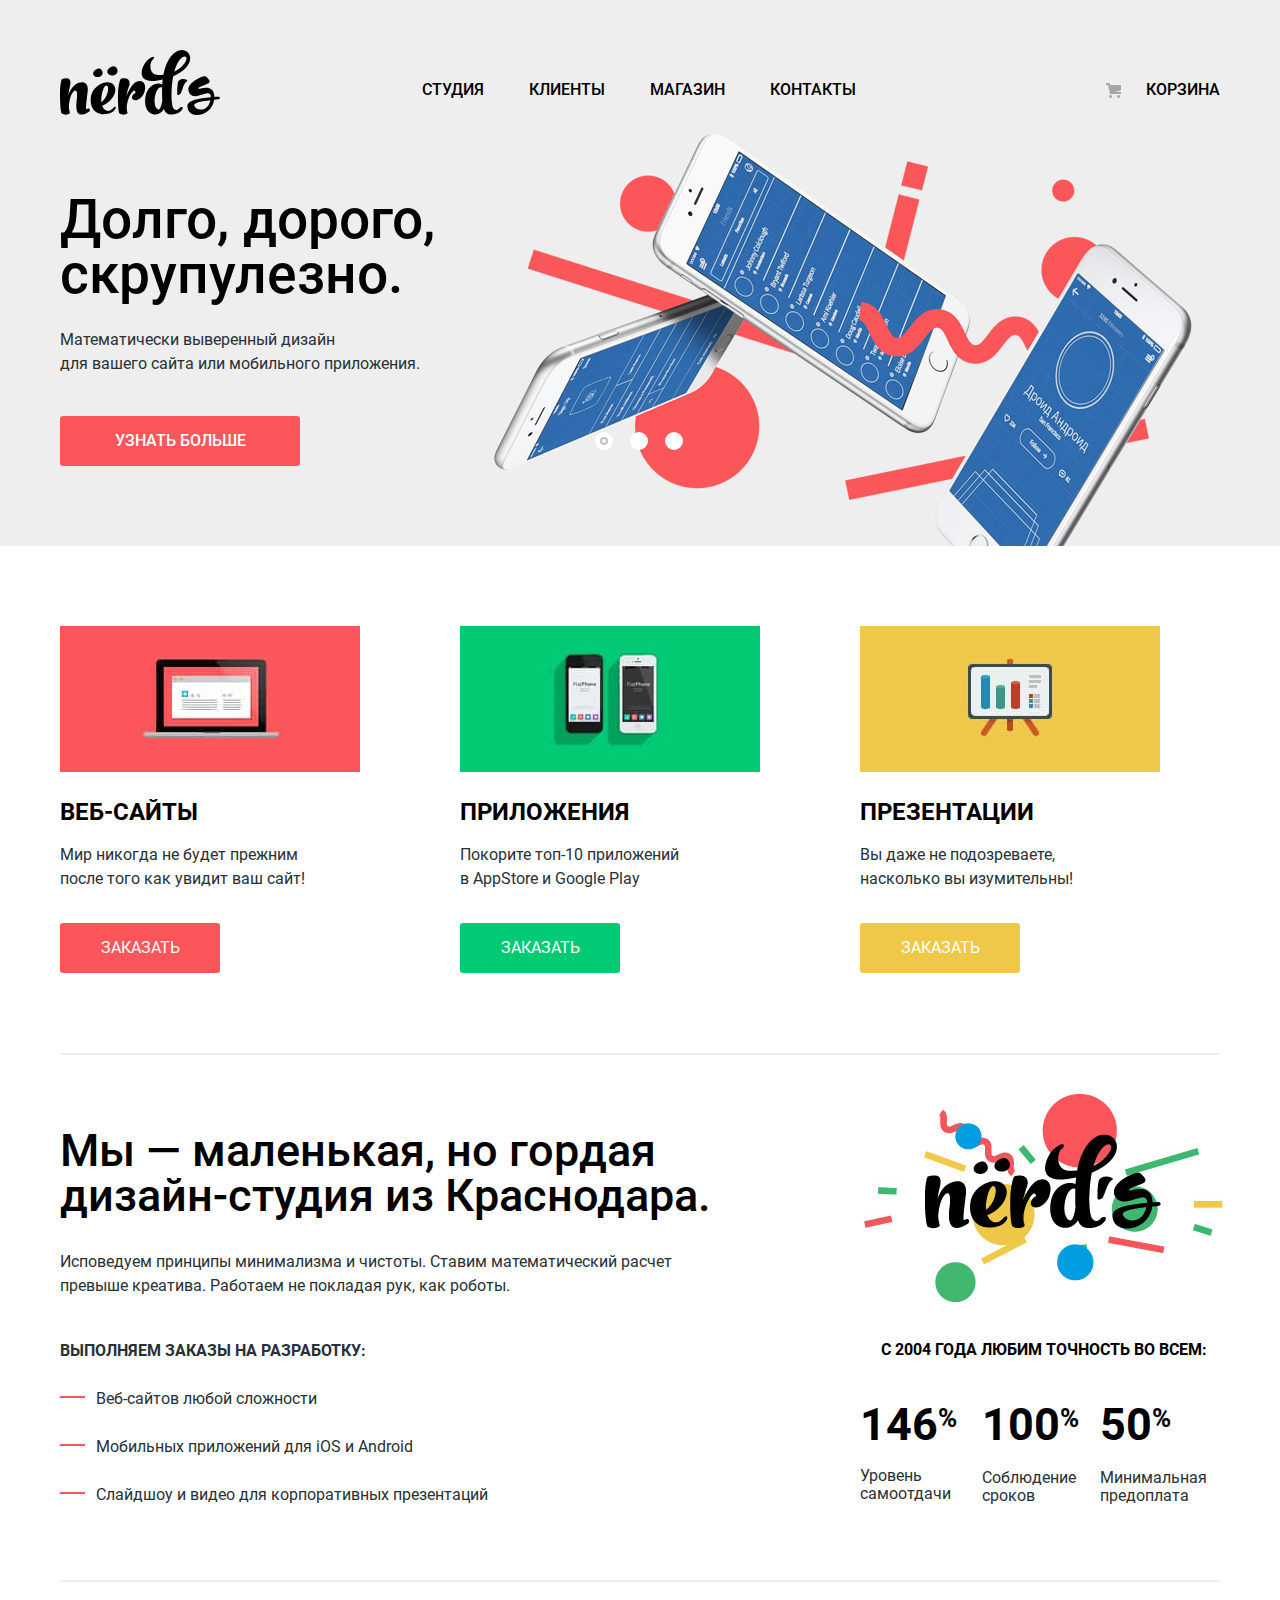
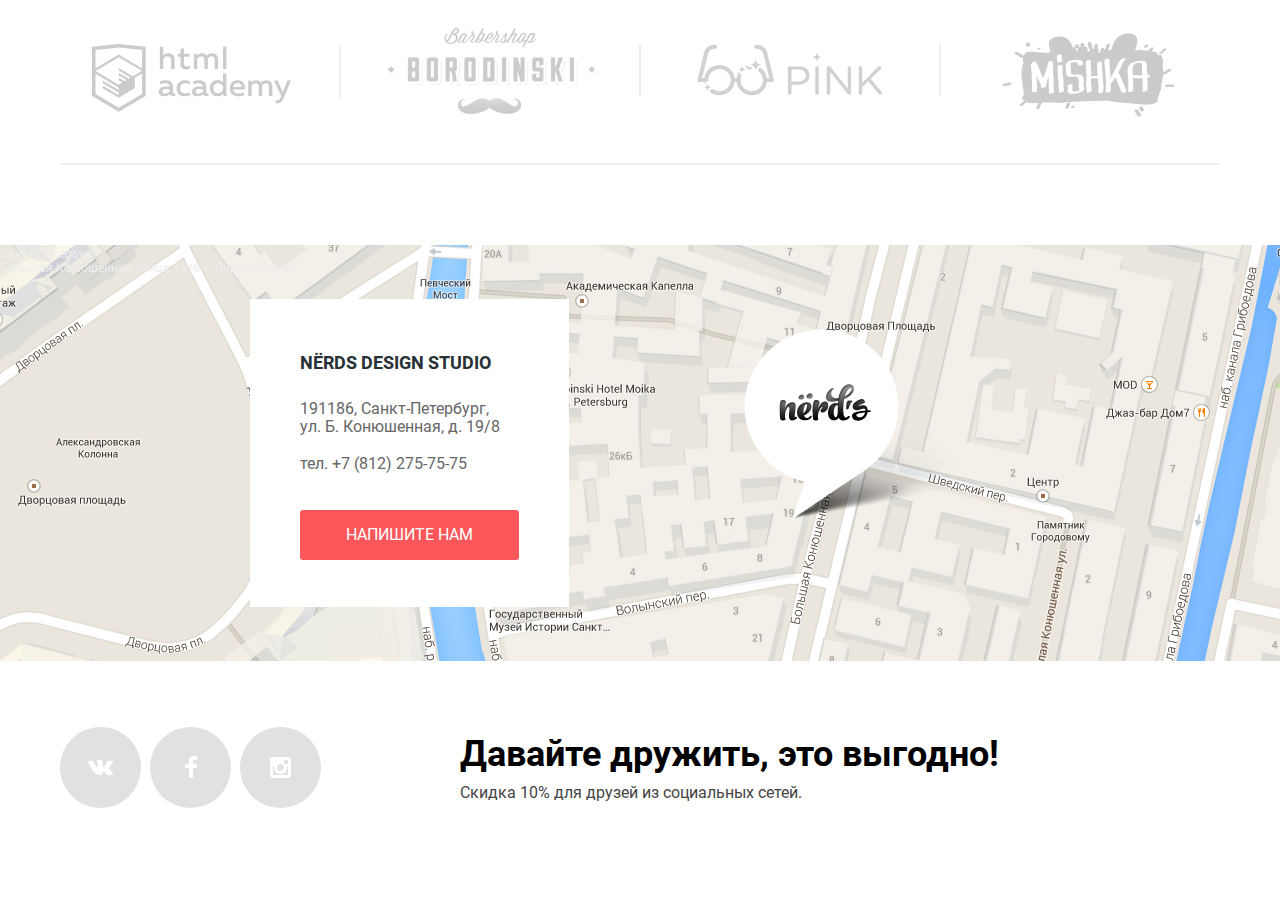
<file: index.html>
<!DOCTYPE html>
<html class="page" lang="ru">
  <head>
    <meta charset="utf-8">
    <title>HTML Academy: Нёрдс</title>
    <link rel="icon" href="favicon.ico">
    <link rel="icon" href="img/favicon/icon.svg" type="image/svg+xml">
    <link rel="apple-touch-icon" href="img/favicon/apple.png">
    <link rel="manifest" href="manifest.webmanifest">
    <link href="css/normalize.css" rel="stylesheet">
    <link href="css/style.min.css" rel="stylesheet">
  </head>
  <body class="page-body">
    <header class="main-header">
      <nav class="main-navigation wrapper header-pusher">
        <a class="main-logo">
          <img src="img/nerds-logo.svg" width="160" height="65" alt="Логотип">
        </a>
        <ul class="navigation-list">
          <li class="pusher">
            <a class="nav-item" href="#">Студия</a>
          </li>
          <li class="pusher">
            <a class="nav-item" href="#">Клиенты</a>
          </li>
          <li class="pusher">
            <a class="nav-item" href="catalog.html">Магазин</a>
          </li>
          <li class="pusher">
            <a class="nav-item" href="#">Контакты</a>
          </li>
        </ul>
        <a class="basket-link" href="#">Корзина</a>
      </nav>
    </header>
    <main>
      <h1 class="visually-hidden">NЁRDS DESIGN STUDIO</h1>
      <section class="sliders-block">
        <div class="wrapper first-wrapper">
          <h2 class=visually-hidden>Наши преимущества</h2>
          <div class="slider first-slide">
            <p class="slider-title">
              <strong class="strong">Долго, дорого, скрупулезно.</strong>
            </p>
            <p class="slider-text">Математически выверенный дизайн для&nbsp;вашего&nbsp;сайта или мобильного приложения.</p>
            <a class="button button-slider" href="#">Узнать больше</a>
          </div>
          <div class="slider second-slide element-hidden ">
            <p class="slider-title">
              <strong class="strong">Любим математику как&nbsp;никто другой</strong>
            </p>
            <p class="slider-text">Никакого креатива, только математические формулы для&nbsp;расчета идеальных пропорций</p>
            <a class="button button-slider" href="#">Узнать больше</a>
          </div>
          <div class="slider third-slide element-hidden ">
            <p class="slider-title">
              <strong class="strong">Только ночь, только&nbsp;хардкор</strong>
            </p>
            <p class="slider-text">Работать днем, как все? Мы против этого. Ближе&nbsp;к&nbsp;полуночи работа только начинается.</p>
            <a class="button button-slider" href="#">Узнать больше</a>
          </div>
          <div class="slider-buttons">
            <button class="slide-btn first slide-btn-active" type="button" aria-label="Первый слайд"></button>
            <button class="slide-btn second" type="button" aria-label="Второй слайд"></button>
            <button class="slide-btn third" type="button" aria-label="Третий слайд"></button>
          </div>
        </div>
      </section>
      <section class="wrapper">
        <h2 class="visually-hidden">Наши продукты</h2>
        <ul class="products">
          <li class="product web">
            <h3 class="products-title">Веб-сайты</h3>
            <p class="product-text">Мир никогда не будет прежним после&nbsp;того как увидит ваш сайт!</p>
            <a class="button button-products" href="#">Заказать</a>
          </li>
          <li class="product app">
            <h3 class="products-title">Приложения</h3>
            <p class="product-text">Покорите топ-10 приложений в&nbsp;AppStore и Google Play</p>
            <a class="button green button-products" href="#">Заказать</a>
          </li>
          <li class="product presentation">
            <h3 class="products-title">Презентации</h3>
            <p class="product-text">Вы даже не подозреваете, насколько&nbsp;вы изумительны!</p>
            <a  class="button yellow button-products" href="#">Заказать</a>
          </li>
        </ul>
      </section>
      <section class="wrapper">
        <h2 class="visually-hidden">О нас</h2>
        <div class="main-information">
          <div class="about">
            <p class="tagline">
              <strong class="strong">Мы — маленькая, но гордая дизайн-студия&nbsp;из Краснодара.</strong>
            </p>
            <p>Исповедуем принципы минимализма и чистоты. Ставим математический расчет превыше&nbsp;креатива. Работаем не покладая рук, как роботы.</p>
            <p class="subtitle">Выполняем заказы на разработку:</p>
            <ul class="possibility-list">
              <li class="possibility-item">Веб-сайтов любой сложности</li>
              <li class="possibility-item">Мобильных приложений для iOS и Android</li>
              <li class="possibility-item">Слайдшоу и видео для корпоративных презентаций</li>
            </ul>
          </div>
          <div class="opportunities">
            <p class="opportunities-subtitle">с 2004 года Любим точность во всем:</p>
            <dl class="advantages">
              <dt class="advantages-text">Уровень самоотдачи</dt>
              <dd class="dd">146<sup class="percent">%</sup></dd>
              <dt class="advantages-text">Соблюдение сроков</dt>
              <dd class="dd">100<sup class="percent">%</sup></dd>
              <dt class="advantages-text">Минимальная предоплата</dt>
              <dd class="dd">50<sup class="percent">%</sup></dd>
            </dl>
          </div>
        </div>
      </section>
      <section class="wrapper">
        <h2 class="visually-hidden">Партнеры</h2>
        <div class="partners-container">
          <ul class="partners">
            <li class="partner">
              <a class="partner-img" href="https://htmlacademy.ru/intensive/htmlcss">
                <img src="img/logo-1.svg" width="199" height="68" alt="Html-academy">
              </a>
            </li>
            <li class="partner">
              <a class="partner-img" href="#">
                <img src="img/logo-2.png" width="209" height="90" alt="Borodinski">
              </a>
            </li>
            <li class="partner">
              <a class="partner-img" href="#">
                <img src="img/logo-3.png" width="185" height="52" alt="Pink">
              </a>
            </li>
            <li class="partner">
              <a class="partner-img" href="#">
                <img src="img/logo-4.png" width="173" height="84" alt="Mishka">
              </a>
            </li>
          </ul>
        </div>
      </section>
      <section class="map-container">
        <h2 class="visually-hidden">Наши контакты</h2>
        <img class="map-img" src="img/map-and-marker.png" width="1440" height="416" alt="Карта с адресом 191186, Санкт-Петербург, ул. Б. Конюшенная, д. 19/8">
        <div class="contacts">
          <p class="company">NЁRDS DESIGN STUDIO</p>
          <address class="address">191186, Санкт-Петербург, ул.&nbsp;Б. Конюшенная, д. 19/8</address>
          <a class="telephone" href="tel:+78122757575">тел. +7 (812) 275-75-75</a>
          <a class="button button-open-form" href="form.html">НАПИШИТЕ НАМ</a>
        </div>
        <div class="interactive-map">
          <a class="interactive-map-link-first" href="https://yandex.ru/maps/2/saint-petersburg/?utm_medium=mapframe&utm_source=maps">Санкт‑Петербург</a>
          <a class="interactive-map-link-second" href="https://yandex.ru/maps/2/saint-petersburg/house/bolshaya_konyushennaya_ulitsa_19_8/Z0kYdQVjSEQPQFtjfXVyeXpgYQ==/?ll=30.322117%2C59.938659&utm_medium=mapframe&utm_source=maps&z=18.39">Большая Конюшенная улица, 19/8 — Яндекс.Карты</a>
          <iframe class="map-iframe" src="https://yandex.ru/map-widget/v1/-/CCUMJAbbxD" width="560" height="416"></iframe>
        </div>
      </section>
    </main>
    <footer class="main-footer wrapper">
      <ul class="social">
        <li>
          <a class="social-button" href="#" title="VK">
            <img class="social-img" src="img/vk-icon.svg" width="26" height="15" alt="VK">
          </a>
        </li>
        <li>
          <a class="social-button" href="#" title="Facebook">
            <img class="social-img" src="img/fb-icon.svg" width="12" height="22" alt="Facebook">
          </a>
        </li>
        <li>
          <a class="social-button" href="#" title="Instagram">
            <img class="social-img" src="img/insta-icon.svg" width="21" height="21" alt="Instagram">
          </a>
        </li>
      </ul>
      <div class="pseudo-slogan">
        <p class="pseudo-subtitle">Давайте дружить, это выгодно!</p>
        <p class="pseudo-text">Скидка 10% для друзей из социальных сетей.</p>
      </div>
    </footer>
    <div class="modal element-hidden">
      <h2 class="modal-title">Напишите нам</h2>
      <form class="modal-form" action="https://echo.htmlacademy.ru/" method="post">
        <div class="modal-user-main-inform">
          <label class="modal-label" for="user-name">Ваше имя:
            <input class="modal-input" id="user-name" type="text" name="user_name" placeholder="Имя Фамилия">
          </label>
          <label class="modal-label" for="user-email">Ваш email:
            <input class="modal-input" id="user-email" type="email" name="user_email" placeholder="email@example.com">
          </label>
        </div>
        <div class="modal-user-review">
          <label class="modal-label" for="user-review">Текст письма:</label>
          <textarea class="modal-textarea" id="user-review" rows="6" name="review" placeholder="В свободной форме"></textarea>
        </div>
        <button class="button modal-button" type="submit">Отправить</button>
      </form>
      <button class="close" type="button" aria-label="Закрыть">Закрыть</button>
    </div>
    <script src="js/script.min.js"></script>
  </body>
</html>
</file>
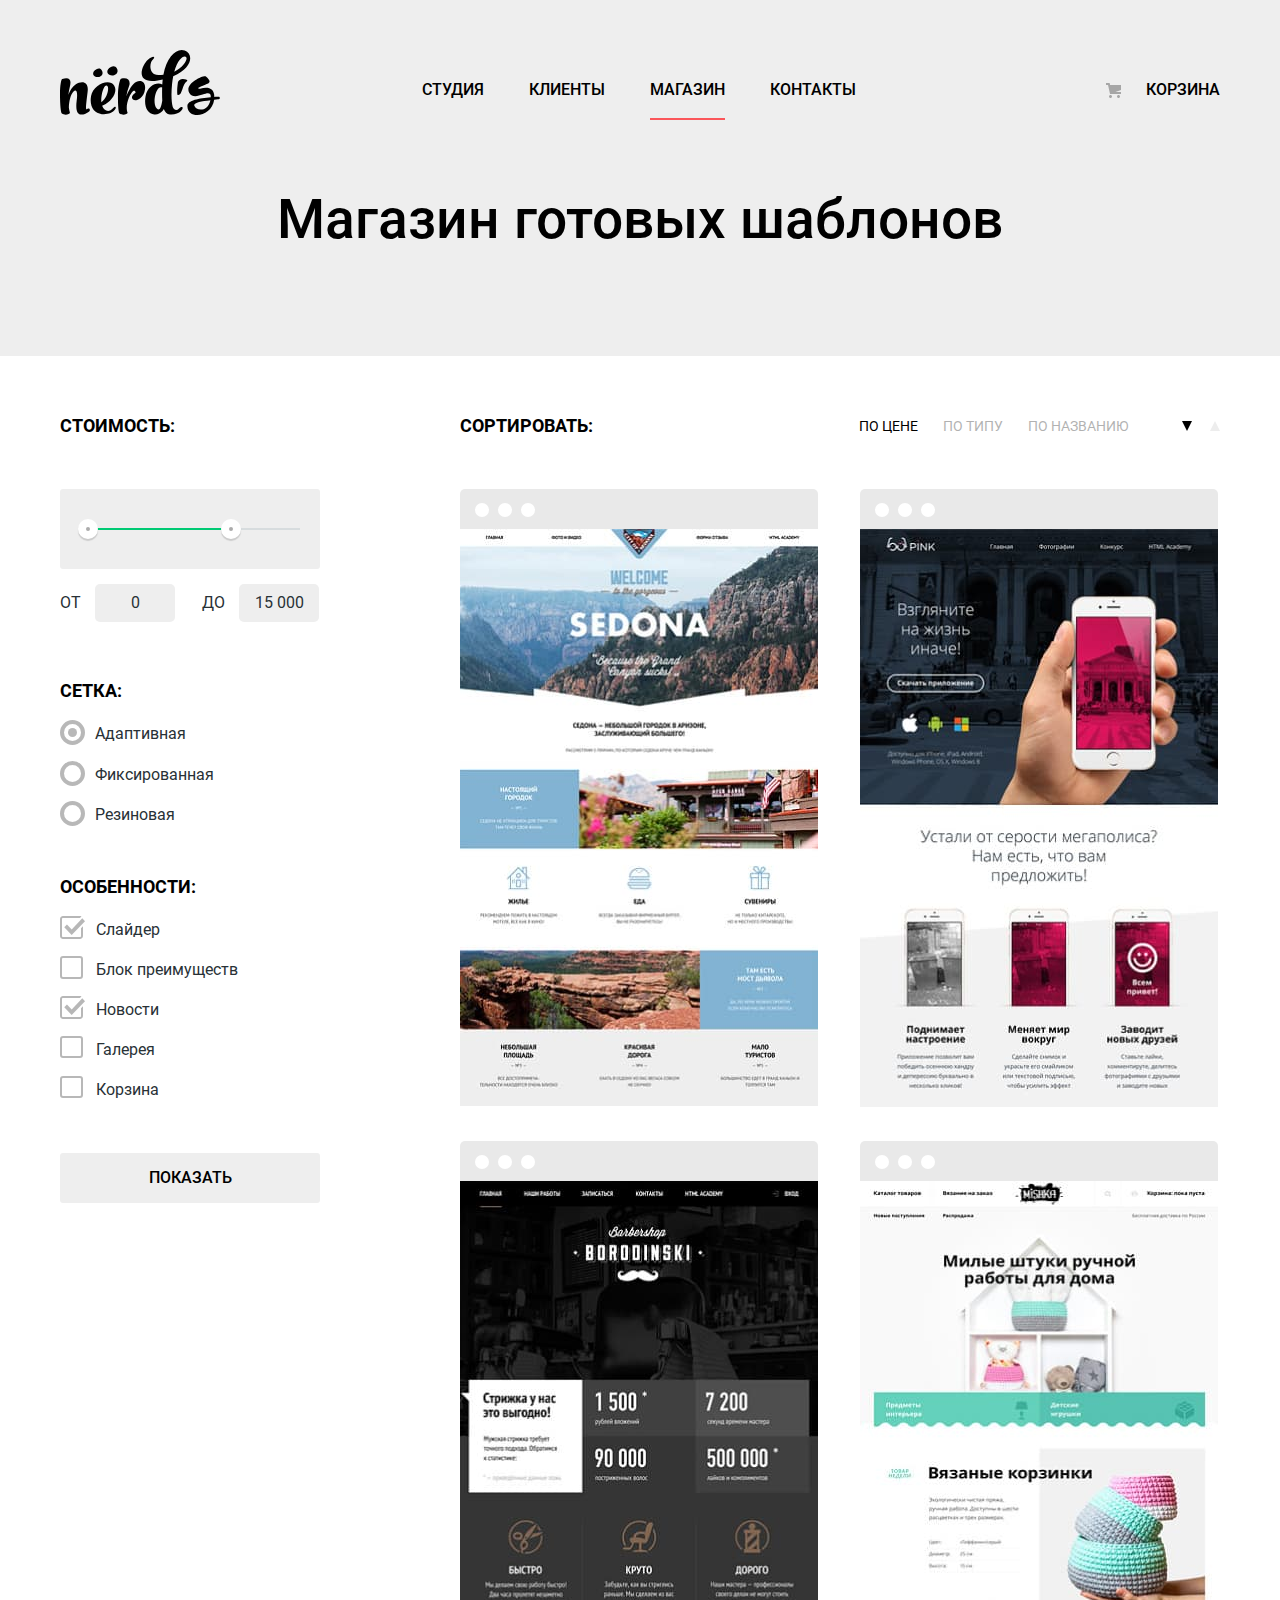
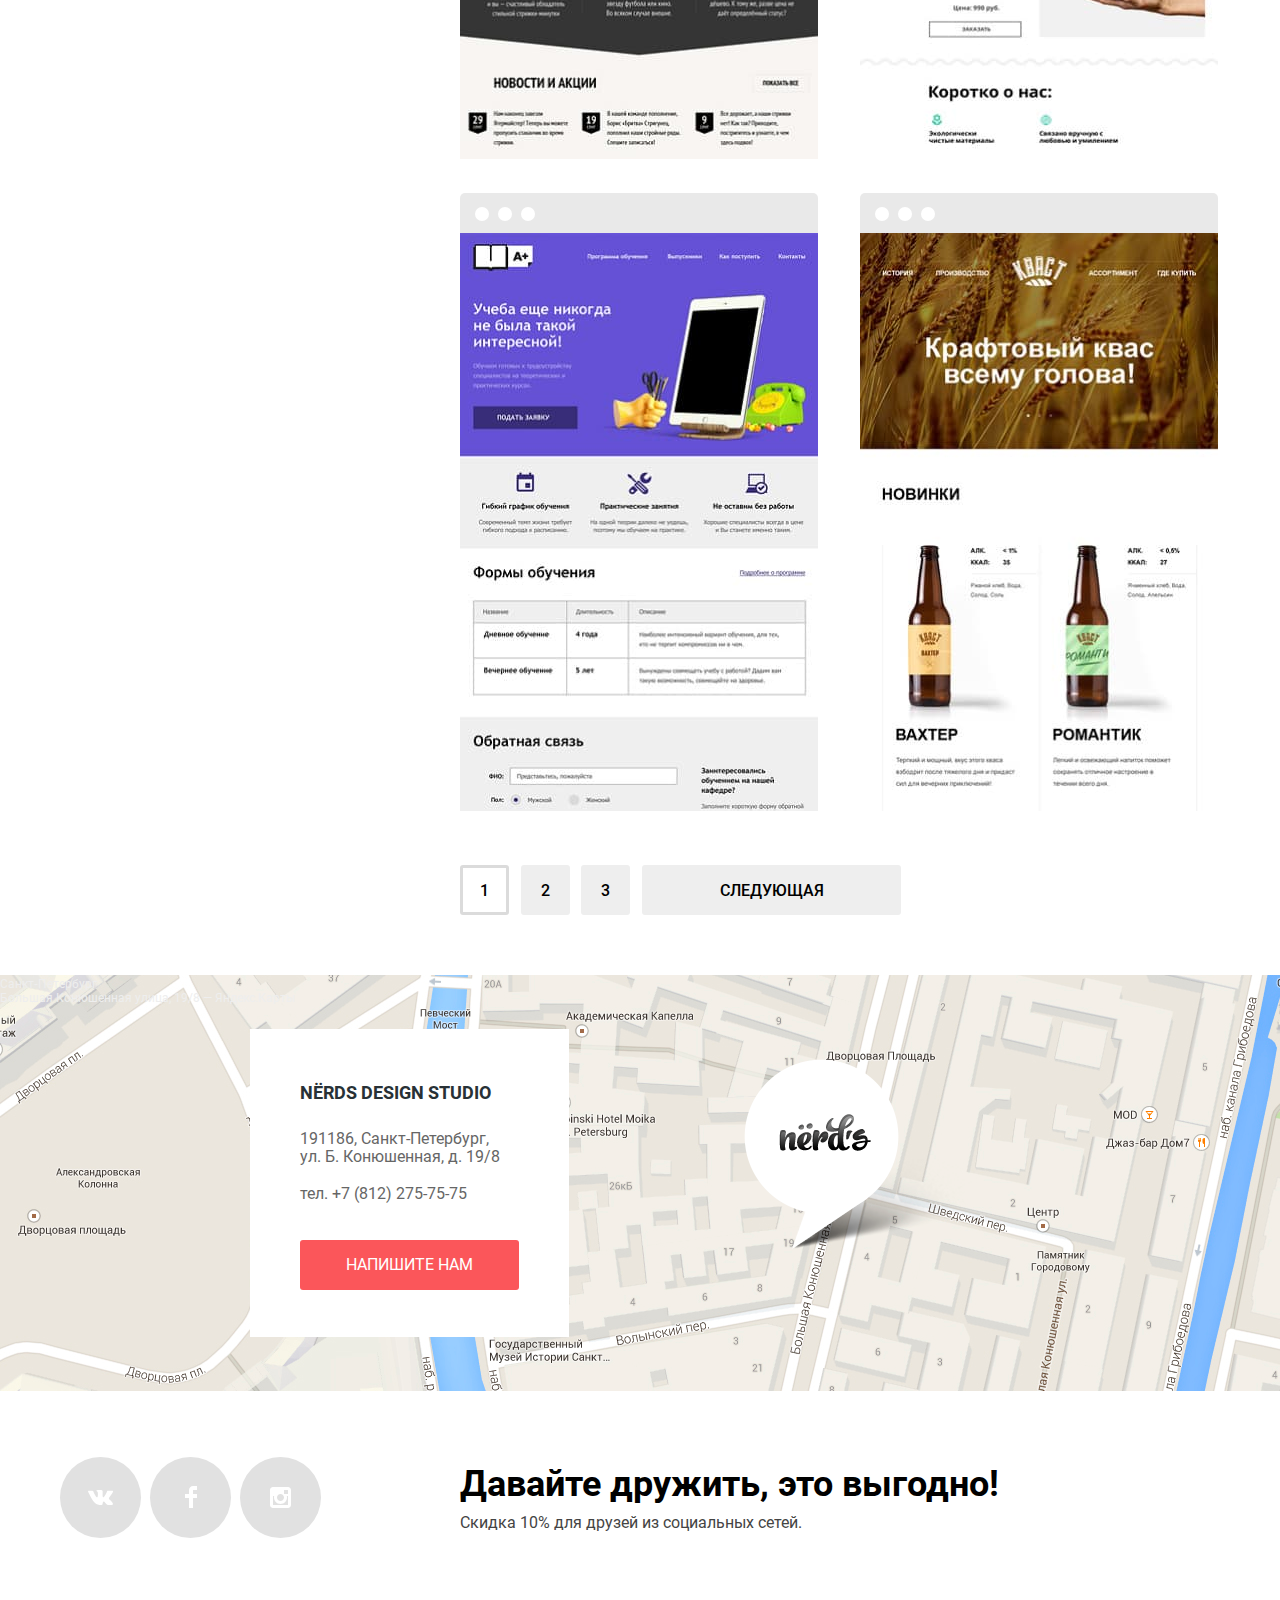
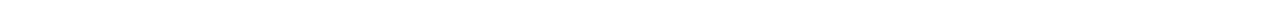
<file: catalog.html>
<!DOCTYPE html>
<html class="page" lang="ru">
  <head>
    <meta charset="utf-8">
    <title>HTML Academy: Нёрдс</title>
    <link rel="icon" href="favicon.ico">
    <link rel="icon" href="img/favicon/icon.svg" type="image/svg+xml">
    <link rel="apple-touch-icon" href="img/favicon/apple.png">
    <link rel="manifest" href="manifest.webmanifest">
    <link href="css/normalize.css" rel="stylesheet">
    <link href="css/style.min.css" rel="stylesheet">
  </head>
  <body class="page-body">
    <header class="main-header">
      <nav class="main-navigation wrapper header-pusher">
        <a class="main-logo" href="index.html">
          <img src="img/nerds-logo.svg" width="160" height="65" alt="Логотип">
        </a>
        <ul class="navigation-list">
          <li class="pusher">
            <a class="nav-item" href="#">Студия</a>
          </li>
          <li class="pusher">
            <a class="nav-item" href="#">Клиенты</a>
          </li>
          <li class="pusher">
            <a class="nav-item active" href="catalog.html">Магазин</a>
          </li>
          <li class="pusher">
            <a class="nav-item" href="#">Контакты</a>
          </li>
        </ul>
        <a class="basket-link" href="#">Корзина</a>
      </nav>
    </header>
    <main>
      <h1 class="page-main-top-title">
        <span class="wrapper">Магазин готовых шаблонов</span>
      </h1>
      <div class="main-container wrapper">
        <form class="form-catalog" method="get" action="https://echo.htmlacademy.ru">
          <fieldset class="fieldset">
            <legend class="legend">Стоимость:</legend>
            <div class="range-filter">
              <div class="range-controls">
                <div class="scale">
                  <div class="bar" style="width: 62%; margin-left: 7%"></div>
                </div>
                <div class="toggle min-toggle" tabindex="0" style="left: 7%"></div>
                <div class="toggle max-toggle" tabindex="0" style="left: 62%"></div>
              </div>
              <div class="price-controls">
                <label class="price-controls-label" for="minprice">от</label>
                <input class="price min-price" type="text" id="minprice" name="min-price" value="0">
                <label class="price-controls-label" for="maxprice">до</label>
                <input class="price max-price" type="text" id="maxprice" name="max-price" value="15 000">
              </div>
            </div>
          </fieldset>
          <fieldset class="fieldset">
            <legend class="legend">Сетка:</legend>
            <ul class="radio">
              <li>
                <input class="rad" type="radio" name="product_type" value="Adaptive" id="type_adaptive" checked>
                <label class="rad-title" for="type_adaptive" tabindex="0">Адаптивная</label>
              </li>
              <li>
                <input class="rad" type="radio" name="product_type" value="Fixed" id="type_fixed">
                <label class="rad-title" for="type_fixed" tabindex="0">Фиксированная</label>
              </li>
              <li>
                <input class="rad" type="radio" name="product_type" value="Rubber" id="type_rubber">
                <label class="rad-title" for="type_rubber" tabindex="0">Резиновая</label>
              </li>
            </ul>
          </fieldset>
          <fieldset class="fieldset">
            <legend class="legend">Особенности:</legend>
            <ul class="checkbox">
              <li>
                <input class="check" type="checkbox" name="slider" id="here_slider" checked>
                <label class="check-title" for="here_slider" tabindex="0">Слайдер</label>
              </li>
              <li>
                <input class="check" type="checkbox" name="features" id="here_features">
                <label class="check-title" for="here_features" tabindex="0">Блок преимуществ</label>
              </li>
              <li>
                <input class="check" type="checkbox" name="news" id="here_news" checked>
                <label class="check-title" for="here_news" tabindex="0">Новости</label>
              </li>
              <li>
                <input class="check" type="checkbox" name="gallery" id="here_gallery">
                <label class="check-title" for="here_gallery" tabindex="0">Галерея</label>
              </li>
              <li>
                <input class="check" type="checkbox" name="basket" id="here_basket">
                <label class="check-title" for="here_basket" tabindex="0">Корзина</label>
              </li>
            </ul>
          </fieldset>
          <button class="button gray submit-button" type="submit">ПОКАЗАТЬ</button>
        </form>
        <section class="main-content">
          <div class="filter">
            <p class="filter-title">Сортировать:</p>
            <div class="filter-buttons">
              <ul class="filter-list">
                <li class="filter-item">
                  <button class="btn-text filter-active-btn" type="button">По цене</button>
                </li>
                <li class="filter-item">
                  <button class="btn-text" type="button">По типу</button>
                </li>
                <li class="filter-item">
                  <button class="btn-text" type="button">По названию</button>
                </li>
              </ul>
              <div class="filter-arrow-btn">
                <button class="arrow-btn-down filter-active-btn-arrow" type="button" aria-label="Сортировать по убыванию"></button>
                <button class="arrow-btn-up" type="button" aria-label="Сортировать по возрастанию"></button>
              </div>
            </div>
          </div>
          <ul class="goods">
            <li class="good" tabindex="0">
              <img class="catalog-img" src="img/img-sedona.jpg" width="358" height="578" alt="Sedona">
              <div class="goods-information">
                <a class="goods-title" href="#">Sedona</a>
                <p class="goods-text">Информационный сайт для&nbsp;туристов</p>
                <a class="button good-button" href="#">9 900 ₽</a>
              </div>
            </li>
            <li class="good" tabindex="0">
              <img class="catalog-img" src="img/img-pink.jpg" width="358" height="578" alt="Pink">
              <div class="goods-information">
                <a class="goods-title" href="#">Pink App</a>
                <p class="goods-text">Продуктовый лендинг приложения&nbsp;для iOS и Android</p>
                <a class="button good-button" href="#">9 900 ₽</a>
              </div>
            </li>
            <li class="good" tabindex="0">
              <img class="catalog-img" src="img/img-barbershop.jpg" width="358" height="578" alt="Barbershop">
              <div class="goods-information">
                <a class="goods-title" href="#">Barbershop</a>
                <p class="goods-text">Сайт салона красоты. Для&nbsp;мужчин, да.</p>
                <a class="button good-button" href="#">9 900 ₽</a>
              </div>
            </li>
            <li class="good">
              <img class="catalog-img" src="img/img-mishka.jpg" width="358" height="578" alt="MISHKA">
              <div class="goods-information">
                <a class="goods-title" href="#">MISHKA</a>
                <p class="goods-text">Интернет-магазин вязаных&nbsp;игрушек</p>
                <a class="button good-button" href="#">9 900 ₽</a>
              </div>
            </li>
            <li class="good" tabindex="0">
              <img class="catalog-img" src="img/img-aplus.jpg" width="358" height="578" alt="A Plus">
              <div class="goods-information">
                <a class="goods-title" href="#">A Plus</a>
                <p class="goods-text">Лендинг курсов повышения квалификации</p>
                <a class="button good-button" href="#">9 900 ₽</a>
              </div>
            </li>
            <li class="good" tabindex="0">
              <img class="catalog-img" src="img/img-kvast.jpg" width="358" height="578" alt="КВАСТ">
              <div class="goods-information">
                <a class="goods-title" href="#">КВАСТ</a>
                <p class="goods-text">Промо-сайт производителя крафтового&nbsp;кваса</p>
                <a class="button good-button" href="#">9 900 ₽</a>
              </div>
            </li>
          </ul>
          <ul class="pagination">
            <li><a class="button btn-pagination active-pagination">1</a></li>
            <li><a class="button btn-pagination" href="#">2</a></li>
            <li><a class="button btn-pagination" href="#">3</a></li>
            <li><a class="button btn-pagination btn-pagination-big" href="#">Следующая</a></li>
          </ul>
        </section>
      </div>
      <section class="map-container">
        <h2 class="visually-hidden">Наши контакты</h2>
        <img class="map-img" src="img/map-and-marker.png" width="1440" height="416" alt="Карта с адресом 191186, Санкт-Петербург, ул. Б. Конюшенная, д. 19/8">
        <div class="contacts">
          <p class="company">NЁRDS DESIGN STUDIO</p>
          <address class="address">191186, Санкт-Петербург, ул.&nbsp;Б. Конюшенная, д. 19/8</address>
          <a class="telephone" href="tel:+78122757575">тел. +7 (812) 275-75-75</a>
          <a class="button button-open-form" href="form.html">НАПИШИТЕ НАМ</a>
        </div>
        <div class="interactive-map">
          <a class="interactive-map-link-first" href="https://yandex.ru/maps/2/saint-petersburg/?utm_medium=mapframe&utm_source=maps">Санкт‑Петербург</a>
          <a class="interactive-map-link-second" href="https://yandex.ru/maps/2/saint-petersburg/house/bolshaya_konyushennaya_ulitsa_19_8/Z0kYdQVjSEQPQFtjfXVyeXpgYQ==/?ll=30.322117%2C59.938659&utm_medium=mapframe&utm_source=maps&z=18.39">Большая Конюшенная улица, 19/8 — Яндекс.Карты</a>
          <iframe class="map-iframe" src="https://yandex.ru/map-widget/v1/-/CCUMJAbbxD" width="560" height="416"></iframe>
        </div>
      </section>
  </main>
  <footer class="main-footer wrapper">
    <ul class="social">
      <li>
        <a class="social-button" href="#" title="VK">
          <img class="social-img" src="img/vk-icon.svg" width="26" height="15" alt="VK">
        </a>
      </li>
      <li>
        <a class="social-button" href="#" title="Facebook">
          <img class="social-img" src="img/fb-icon.svg" width="12" height="22" alt="Facebook">
        </a>
      </li>
      <li>
        <a class="social-button" href="#" title="Instagram">
          <img class="social-img" src="img/insta-icon.svg" width="21" height="21" alt="Instagram">
        </a>
      </li>
    </ul>
    <div class="pseudo-slogan">
      <p class="pseudo-subtitle">Давайте дружить, это выгодно!</p>
      <p class="pseudo-text">Скидка 10% для друзей из социальных сетей.</p>
    </div>
  </footer>
  <div class="modal element-hidden">
    <h2 class="modal-title">Напишите нам</h2>
    <form class="modal-form" action="https://echo.htmlacademy.ru/" method="post">
      <div class="modal-user-main-inform">
        <label class="modal-label" for="user-name">Ваше имя:
          <input class="modal-input" id="user-name" type="text" name="user_name" placeholder="Имя Фамилия">
        </label>
        <label class="modal-label" for="user-email">Ваш email:
          <input class="modal-input" id="user-email" type="email" name="user_email" placeholder="email@example.com">
        </label>
      </div>
      <div class="modal-user-review">
        <label class="modal-label" for="user-review">Текст письма:</label>
        <textarea class="modal-textarea" id="user-review" rows="6" name="review" placeholder="В свободной форме"></textarea>
      </div>
      <button class="button modal-button" type="submit">Отправить</button>
    </form>
    <button class="close" type="button" aria-label="Закрыть">Закрыть</button>
  </div>
  <script src="js/script.min.js"></script>
</body>
</html>
</file>
<file: css/style.min.css>
@-webkit-keyframes good-appearance{0%{left:-1000px;opacity:0}to{left:0;opacity:1}}@keyframes good-appearance{0%{left:-1000px;opacity:0}to{left:0;opacity:1}}@-webkit-keyframes animation-appearance{0%{top:-1000px;opacity:0}25%{top:-500px;opacity:.25;-webkit-transform:rotate(45deg);transform:rotate(45deg)}50%{top:-250px;opacity:.5;-webkit-transform:rotate(-45deg);transform:rotate(-45deg)}to{top:calc(50% - 315px);opacity:1;-webkit-transform:rotate(0);transform:rotate(0)}}@keyframes animation-appearance{0%{top:-1000px;opacity:0}25%{top:-500px;opacity:.25;-webkit-transform:rotate(45deg);transform:rotate(45deg)}50%{top:-250px;opacity:.5;-webkit-transform:rotate(-45deg);transform:rotate(-45deg)}to{top:calc(50% - 315px);opacity:1;-webkit-transform:rotate(0);transform:rotate(0)}}@-webkit-keyframes animation-error{0%,50%{border:2px solid var(--basic-red);top:calc(50% - 305px)}25%{border:2px solid var(--basic-red);top:calc(50% - 320px)}to{border:2px solid transparent;top:calc(50% - 315px)}}@keyframes animation-error{0%,50%{border:2px solid var(--basic-red);top:calc(50% - 305px)}25%{border:2px solid var(--basic-red);top:calc(50% - 320px)}to{border:2px solid transparent;top:calc(50% - 315px)}}@-webkit-keyframes animation-disappeared{0%{top:calc(50% - 315px);opacity:1;-webkit-transform:rotate(0);transform:rotate(0)}25%{top:250px;opacity:.5;-webkit-transform:rotate(-25deg);transform:rotate(-25deg)}50%{top:500px;opacity:.25;-webkit-transform:rotate(25deg);transform:rotate(25deg)}to{top:1000px;opacity:0}}@keyframes animation-disappeared{0%{top:calc(50% - 315px);opacity:1;-webkit-transform:rotate(0);transform:rotate(0)}25%{top:250px;opacity:.5;-webkit-transform:rotate(-25deg);transform:rotate(-25deg)}50%{top:500px;opacity:.25;-webkit-transform:rotate(25deg);transform:rotate(25deg)}to{top:1000px;opacity:0}}@font-face{font-family:"Roboto";font-style:normal;font-weight:400;src:url(../fonts/roboto.woff2) format("woff2"),url(../fonts/roboto.woff) format("woff")}@font-face{font-family:"Roboto";font-style:normal;font-weight:700;src:url(../fonts/robotobold.woff2) format("woff2"),url(../fonts/robotobold.woff) format("woff")}@font-face{font-family:"Roboto";font-style:normal;font-weight:500;src:url(../fonts/robotomedium.woff2) format("woff2"),url(../fonts/robotomedium.woff) format("woff")}:root{--basic-black:#000000;--basic-active-pagination:#dbdbdb;--basic-extra-dark:#283136;--basic-dark:#666666;--basic-extra-gray:#a6a6a6;--basic-gray:#444444;--basic-light-gray:#dfdfdf;--basic-push-gray:#d5d5d5;--basic-extra-light-gray:#eeeeee;--basic-extra-light-2-gray:#e1e1e1;--basic-white:#ffffff;--basic-light-red:#fb565a;--basic-red:#e74246;--basic-dark-red:#d7373b;--basic-light-green:#00ca74;--basic-green:#00bc6c;--basic-dark-green:#00aa62;--basic-light-yellow:#efc84a;--basic-yllow:#eab534;--basic-dark-yellow:#e5a722;--basic-radio-check:#4d4d4d;--basic-triangle-dark:#231F20;--basic-input-gray:#d7dcde;--basic-input-gray-hover:#b4b9bb;--basic-slider-bth:#c1c1c1;--basic-toggle:#ababab;--basic-rgba-white-opacity-0-3:rgba(255, 255, 255, 0.3);--basic-rgba-extra-black-opacity-0-15:rgba(0, 1, 1, 0.15);--basic-rgba-extra-black-opacity-0-25:rgba(0, 1, 1, 0.25);--basic-rgba-extra-black-opacity-0-1:rgba(0, 1, 1, 0.1);--basic-rgba-black-opacity-0-3:rgba(0, 0, 0, 0.3);--basic-rgba-black-opacity-0-4:rgba(0, 0, 0, 0.4);--basic-rgba-disabled:rgba(40, 49, 54, 0.3);--basic-rgba-input:rgba(68, 68, 68, 0.5);--basic-rgba-input-focus:rgba(68, 68, 68, 1);--default-transition:0.15s ease-in-out}*,.page,::after,::before{-webkit-box-sizing:border-box;box-sizing:border-box}.page{height:100%}.page-body{display:-ms-grid;display:grid;-ms-grid-rows:-webkit-min-content 1fr -webkit-min-content;-ms-grid-rows:min-content 1fr min-content;grid-template-rows:-webkit-min-content 1fr -webkit-min-content;grid-template-rows:min-content 1fr min-content;-ms-flex-line-pack:start;align-content:start;min-height:100%;margin:0;padding:0;font-size:16px;font-family:"Roboto","Arial",sans-serif;line-height:1.5;font-weight:400;color:var(--basic-extra-dark)}a{text-decoration:none}img{max-width:100%;height:auto}.main-header{background-color:var(--basic-extra-light-gray)}.wrapper{width:100%;max-width:1200px;margin:0 auto;padding:0 20px}.header-pusher{padding-top:49px}.main-navigation{display:-webkit-box;display:-ms-flexbox;display:flex;-webkit-box-align:end;-ms-flex-align:end;align-items:flex-end;font-size:16px;line-height:1.87;font-weight:500;color:var(--basic-black);background-color:transparent}.main-logo{-ms-flex-negative:0;flex-shrink:0;height:-webkit-min-content;height:-moz-min-content;height:min-content;margin-right:202px;color:var(--basic-black);-webkit-transition:var(--default-transition);-o-transition:var(--default-transition);transition:var(--default-transition)}.main-logo:focus,.main-logo:hover{opacity:70%}.main-logo:active{opacity:30%}.basket-link,.navigation-list{padding-bottom:20px}.navigation-list{display:-webkit-box;display:-ms-flexbox;display:flex;-webkit-box-pack:start;-ms-flex-pack:start;justify-content:flex-start;-webkit-box-align:end;-ms-flex-align:end;align-items:flex-end;-ms-flex-wrap:wrap;flex-wrap:wrap;max-width:500px;margin:0;padding-left:0;text-transform:uppercase;list-style:none}.pusher:not(:last-of-type){margin-right:45px}.basket-link{position:relative;margin:0 0 0 auto;text-transform:uppercase}.basket-link::before{content:"";position:absolute;left:-40px;top:8px;width:15px;height:15px;background:url(../img/cart-icon.svg) 0 0 no-repeat}.basket-link,.navigation-list .nav-item{color:var(--basic-black);-webkit-transition:var(--default-transition);-o-transition:var(--default-transition);transition:var(--default-transition)}.basket-link:focus,.basket-link:hover,.navigation-list .nav-item:focus,.navigation-list .nav-item:hover{color:var(--basic-light-red)}.basket-link:active,.navigation-list .nav-item:active{color:var(--basic-rgba-black-opacity-0-3)}.active{position:relative;width:-webkit-min-content;width:-moz-min-content;width:min-content;padding:0}.active::after{content:"";position:absolute;top:38px;left:0;display:block;width:100%;height:2px;border-bottom:2px solid var(--basic-light-red)}.visually-hidden{position:absolute;width:1px;height:1px;margin:-1px;border:0;padding:0;white-space:nowrap;-webkit-clip-path:inset(100%);clip-path:inset(100%);clip:rect(0 0 0 0);overflow:hidden}.sliders-block{background-color:var(--basic-extra-light-gray)}.first-wrapper{position:relative}.slider{padding-top:67px;padding-bottom:80px;font-weight:500}.first-slide{background:url(../img/nerds-index-slide1.png) bottom right no-repeat}.second-slide{background:url(../img/nerds-index-slide2.png) bottom right no-repeat}.third-slide{background:url(../img/nerds-index-slide3.png) bottom right no-repeat}.slider-title{width:538px;margin:0 0 26px;font-size:55px;line-height:1;color:var(--basic-black);background-color:transparent}.slider-title,.strong{font-weight:500}.slider-text{width:410px;margin:0 0 40px;font-weight:400}.slider-buttons{position:absolute;top:307px;left:555px;display:-webkit-box;display:-ms-flexbox;display:flex;-webkit-box-pack:justify;-ms-flex-pack:justify;justify-content:space-between;width:88px;min-height:18px;margin:0;padding:0}.slide-btn{position:relative;width:18px;height:18px;padding:0;background:0 0;background-color:var(--basic-white);border:0;border-radius:50%;outline:0;cursor:pointer}.slide-btn:focus{border:1px solid #000;border-radius:50%}.button,.slide-btn-active::after{-webkit-transition:var(--default-transition);-o-transition:var(--default-transition);transition:var(--default-transition)}.slide-btn-active::after{content:"";position:absolute;width:8px;height:8px;margin-top:-4px;margin-left:-4px;background-color:transparent;border:2px solid var(--basic-slider-bth);border-radius:50%}.button{display:-webkit-inline-box;display:-ms-inline-flexbox;display:inline-flex;-webkit-box-align:center;-ms-flex-align:center;align-items:center;-webkit-box-pack:center;-ms-flex-pack:center;justify-content:center;min-width:160px;min-height:50px;font-size:16px;line-height:1.125;text-align:center;text-transform:uppercase;color:var(--basic-white);background-color:var(--basic-light-red);border:0;border-radius:3px;outline:0;cursor:pointer}.button:focus,.button:hover{background-color:var(--basic-red)}.button:active{color:var(--basic-rgba-white-opacity-0-3);background-color:var(--basic-dark-red);-webkit-box-shadow:inset 0 3px 0 var(--basic-rgba-extra-black-opacity-0-1);box-shadow:inset 0 3px 0 var(--basic-rgba-extra-black-opacity-0-1)}.button-slider{width:240px;font-weight:500}.green{background-color:var(--basic-light-green)}.green:focus,.green:hover{background-color:var(--basic-green)}.green:active{background-color:var(--basic-dark-green);-webkit-box-shadow:inset 0 3px 0 var(--basic-rgba-extra-black-opacity-0-1);box-shadow:inset 0 3px 0 var(--basic-rgba-extra-black-opacity-0-1)}.yellow{background-color:var(--basic-light-yellow)}.yellow:focus,.yellow:hover{background-color:var(--basic-yllow)}.yellow:active{background-color:var(--basic-dark-yellow);-webkit-box-shadow:inset 0 3px 0 var(--basic-rgba-extra-black-opacity-0-1);box-shadow:inset 0 3px 0 var(--basic-rgba-extra-black-opacity-0-1)}.gray{width:260px;margin:0;padding:0;color:var(--basic-black);background-color:var(--basic-extra-light-gray)}.btn-pagination:focus,.btn-pagination:hover,.gray:focus,.gray:hover{background-color:var(--basic-light-gray)}.btn-pagination{min-width:0;min-height:0;margin:5px 11.5px 0 0;padding:17px 20px 15px;font-weight:500;text-align:center;color:var(--basic-black);background-color:var(--basic-extra-light-gray)}.btn-pagination:active,.gray:active{color:var(--basic-rgba-black-opacity-0-3);background-color:var(--basic-push-gray);-webkit-box-shadow:inset 0 3px 0 var(--basic-rgba-extra-black-opacity-0-1);box-shadow:inset 0 3px 0 var(--basic-rgba-extra-black-opacity-0-1)}.active-pagination,.active-pagination:active,.active-pagination:focus,.active-pagination:hover{padding:14px 17px 12px;background-color:transparent;border:3px solid var(--basic-active-pagination);border-radius:3px;cursor:default}.btn-pagination-big{padding:17px 77px 15px 78px}.btn-text{margin:0;padding:0;font-size:14px;line-height:1.28;font-weight:400;text-transform:uppercase;color:var(--basic-black);background:0 0;border:0;opacity:30%;outline:0;-webkit-transition:var(--default-transition);-o-transition:var(--default-transition);transition:var(--default-transition);cursor:pointer}.btn-text:focus,.btn-text:hover{opacity:60%}.btn-text:active{opacity:100%}.arrow-btn-down,.arrow-btn-up{width:0;height:0;padding:0;background:0 0;border:0;border-top:10px solid var(--basic-extra-gray);border-right:5px solid transparent;border-left:5px solid transparent;opacity:20%;outline:0;-webkit-transition:var(--default-transition);-o-transition:var(--default-transition);transition:var(--default-transition);cursor:pointer}.arrow-btn-up{margin-left:18px;border-top:none;border-bottom:10px solid var(--basic-extra-gray)}.arrow-btn-down:focus,.arrow-btn-down:hover,.arrow-btn-up:focus,.arrow-btn-up:hover{opacity:100%}.arrow-btn-down:active{border-top:10px solid var(--basic-triangle-dark)}.arrow-btn-up:active{border-bottom:10px solid var(--basic-triangle-dark)}.good-button,.good-button:active,.good-button:focus,.good-button:hover{width:200px;color:var(--basic-white)}.social-button{display:-webkit-inline-box;display:-ms-inline-flexbox;display:inline-flex;-webkit-box-pack:center;-ms-flex-pack:center;justify-content:center;-webkit-box-align:center;-ms-flex-align:center;align-items:center;width:81px;height:81px;margin-bottom:5px;text-decoration:none;background:var(--basic-extra-light-2-gray);border-radius:50%;outline:0;-webkit-transition:var(--default-transition);-o-transition:var(--default-transition);transition:var(--default-transition);cursor:pointer}.social-button:not(:nth-last-of-type(3n)){margin-right:9px}.social-button:focus,.social-button:hover{background:var(--basic-red)}.social-button:active{background:var(--basic-dark-red)}.social-img{-webkit-transition:var(--default-transition);-o-transition:var(--default-transition);transition:var(--default-transition)}.social-button:active .social-img{opacity:30%}.products{display:-ms-grid;display:grid;-ms-grid-columns:1fr 40px 1fr 40px 1fr;grid-template-columns:1fr 1fr 1fr;gap:40px;padding:0;margin:0;border-bottom:2px solid var(--basic-extra-light-gray);list-style:none}.product{position:relative;display:-webkit-box;display:-ms-flexbox;display:flex;-webkit-box-orient:vertical;-webkit-box-direction:normal;-ms-flex-direction:column;flex-direction:column;-ms-flex-wrap:wrap;flex-wrap:wrap;width:300px;margin:80px 0}.button-products{-ms-flex-item-align:start;-ms-grid-row-align:start;align-self:start;margin-top:auto}.app::before,.presentation::before,.web::before{content:"";display:block;width:300px;height:146px}.web::before{background-color:var(--basic-light-red);background:url(../img/illustration-1.jpg) 0 0 no-repeat}.app::before{background-color:var(--basic-light-green);background:url(../img/illustration-2.jpg) 0 0 no-repeat}.presentation::before{background-color:var(--basic-light-yellow);background:url(../img/illustration-3.jpg) 0 0 no-repeat}.products-title{margin:25px 0 16px;padding:0;font-size:24px;line-height:1.25;font-weight:700;text-transform:uppercase;color:var(--basic-black)}.product-text{margin:0 0 32px;padding:0}.main-information{display:-ms-grid;display:grid;-ms-grid-columns:1fr 149px 360px;grid-template-columns:1fr 360px;gap:149px}.about{margin:73px 0}.tagline{margin:0 0 32px;padding:0;font-size:45px;line-height:1;font-weight:500;color:var(--basic-black)}.subtitle{margin-top:41px;margin-bottom:24px;font-weight:700;text-transform:uppercase}.possibility-list{position:relative;display:-webkit-box;display:-ms-flexbox;display:flex;-webkit-box-orient:vertical;-webkit-box-direction:normal;-ms-flex-direction:column;flex-direction:column;-webkit-box-pack:justify;-ms-flex-pack:justify;justify-content:space-between;-ms-flex-wrap:wrap;flex-wrap:wrap;min-height:120px;margin:0;padding:0 0 0 36px;list-style:none}.possibility-item::before{content:"";position:absolute;left:0;width:25px;height:2px;padding-top:9px;border-bottom:2px solid var(--basic-light-red)}.opportunities{margin-top:39px;margin-bottom:74px}.opportunities::before{content:"";display:block;width:366px;height:208px;background-color:var(--basic-black);background:url(../img/nerds-illustration.png) top center no-repeat;background-size:360px,208px}.opportunities-subtitle{margin-top:36px;margin-bottom:31px;padding:0 0 0 8px;text-align:center;font-weight:700;text-transform:uppercase;color:var(--basic-black)}.advantages{display:-ms-grid;display:grid;-ms-grid-columns:1fr 20px 1fr 20px 1fr;grid-template-columns:1fr 1fr 1fr;grid-column-gap:20px;margin:0}.advantages-text{margin-top:10px;font-size:16px;line-height:1.125}.advantages .dd,.percent{margin:0;font-size:26px;line-height:1.54;font-weight:700}.advantages .dd{-ms-grid-row:1;-ms-grid-row-span:1;grid-row:1/2;font-size:45px;line-height:1.42;color:var(--basic-black)}.dd:nth-of-type(2){margin-left:-5px}.advantages-text:nth-of-type(2){margin-left:-5px;margin-top:12px}.dd:nth-of-type(3){margin-left:-13px}.advantages-text:nth-of-type(3){margin-left:-13px;margin-top:12px}.partners-container{margin-bottom:80px;border-top:2px solid var(--basic-extra-light-gray);border-bottom:2px solid var(--basic-extra-light-gray)}.partners{display:-webkit-box;display:-ms-flexbox;display:flex;-webkit-box-pack:start;-ms-flex-pack:start;justify-content:flex-start;-webkit-box-align:center;-ms-flex-align:center;align-items:center;-ms-flex-wrap:wrap;flex-wrap:wrap;margin-top:46px;margin-bottom:38px;margin-left:32px;padding:0;list-style:none}.partners .partner-img{opacity:20%;-webkit-transition:var(--default-transition);-o-transition:var(--default-transition);transition:var(--default-transition)}.partners .partner-img:focus,.partners .partner-img:hover{opacity:100%}.partners .partner-img:active{opacity:10%}.partner:not(:last-of-type){margin-right:100px}.partner:first-of-type{margin-top:10px}.partner:nth-of-type(2){margin-top:0;margin-left:-3px}.partner:nth-of-type(3){margin-top:-5px}.partner:nth-of-type(4){margin-top:5px;margin-left:20px}.partner{position:relative}.partner::before{content:"";position:absolute;top:11px;left:-45px;width:2px;height:52px;background-color:var(--basic-extra-light-gray)}.partner:first-of-type:before{content:none}.partner:nth-of-type(2):before{top:18px;left:-49px}.partner:nth-of-type(3):before{top:0;left:-58px}.partner:nth-of-type(4):before{top:11px;left:-63px}.page-main-top-title{margin:0;padding-top:67px;padding-bottom:109px;font-size:55px;line-height:1;font-weight:500;text-align:center;color:var(--basic-black);background-color:var(--basic-extra-light-gray)}.main-container{display:-ms-grid;display:grid;-ms-grid-columns:260px 140px 1fr;grid-template-columns:260px 1fr;gap:140px}.form-catalog{margin-top:55px;font-size:16;line-height:1.18}.fieldset{margin:0 0 54px;padding:0;font-size:16px;line-height:1.18;color:var(--basic-extra-dark);border:0}.fieldset:nth-of-type(2n){margin-bottom:25px}.fieldset:nth-of-type(3n){margin-bottom:32px}.legend{margin:0 0 19px;font-size:18px;line-height:1.66;font-weight:700;text-transform:uppercase;color:var(--basic-black)}.fieldset:first-of-type .legend{margin-bottom:48px}.range-filter{min-width:260px}.range-controls{position:relative;height:80px;margin-bottom:15px;padding:0 20px;background-color:var(--basic-extra-light-gray);border-radius:3px;overflow:hidden}.scale{height:2px;margin-top:39px;background-color:var(--basic-input-gray)}.bar{height:2px;background-color:var(--basic-light-green)}.toggle{-webkit-box-sizing:content-box;box-sizing:content-box;position:absolute;top:30px;left:18px;width:4px;height:4px;background-color:var(--basic-toggle);border:8px solid var(--basic-white);border-radius:50%;-webkit-box-shadow:0 2px 1px var(--basic-rgba-extra-black-opacity-0-15);box-shadow:0 2px 1px var(--basic-rgba-extra-black-opacity-0-15);cursor:pointer}.max-toggle{left:160px}.price-controls-label{font-size:16;line-height:1.375;font-weight:400;text-transform:uppercase}.max-price,.min-price{width:80px;margin-left:10px;padding:8px 0;font-size:16px;line-height:1.375;font-weight:400;text-align:center;color:var(--basic-extra-dark);background-color:var(--basic-extra-light-gray);border:0;border-radius:5px;outline:0}.min-price{margin-right:23px}.radio{padding:0;margin:0;list-style:none}.radio .rad{display:none}.radio .rad-title{position:relative;display:block;margin-bottom:22px;padding-left:35px;outline:0;cursor:pointer}.radio .rad-title::after,.radio .rad-title::before{content:"";position:absolute;border-radius:50%;opacity:40%;-webkit-transition:var(--default-transition);-o-transition:var(--default-transition);transition:var(--default-transition)}.radio .rad-title::before{top:-5px;left:0;width:25px;height:25px;border:4px solid var(--basic-radio-check)}.radio .rad-title::after{top:3px;left:8px;display:block;width:9px;height:9px;background-color:var(--basic-radio-check)}.rad+.rad-title::after{content:none}.rad:checked+.rad-title::after{content:""}.radio .rad-title:focus::after,.radio .rad-title:focus::before,.radio .rad-title:hover::after,.radio .rad-title:hover::before{opacity:100%}.rad:disabled+.rad-title::after,.rad:disabled+.rad-title::before{opacity:10%;cursor:default}.check:disabled+.check-title,.rad:disabled+.rad-title{color:var(--basic-rgba-disabled);cursor:default}.checkbox{margin:0;padding:0;list-style:none}.checkbox .check{display:none}.checkbox .check-title{position:relative;display:block;margin-bottom:21px;padding-left:36px;outline:0;cursor:pointer}.checkbox .check-title::after,.checkbox .check-title::before{content:"";position:absolute;top:-5px;left:0;opacity:40%;-webkit-transition:var(--default-transition);-o-transition:var(--default-transition);transition:var(--default-transition)}.checkbox .check-title::before{width:23px;height:22.5px;border:2px solid var(--basic-radio-check);border-radius:3px}.checkbox .check-title::after{display:block;width:25px;height:23px;background:url(../img/checkbox-on.svg) 0 0 no-repeat}.check:checked+.check-title::before{content:none}.check:checked+.check-title::after{content:""}.check+.check-title::before{content:""}.check+.check-title::after{content:none}.checkbox .check-title:focus::after,.checkbox .check-title:focus::before,.checkbox .check-title:hover::after,.checkbox .check-title:hover::before{opacity:100%}.check:disabled+.check-title::after,.check:disabled+.check-title::before{opacity:10%;cursor:default}.submit-button{padding-right:3px;padding-left:3px;font-size:16px;line-height:1.125;font-weight:500}.filter,.main-content{display:-ms-grid;display:grid;padding:0}.main-content{-ms-grid-rows:-webkit-min-content 1fr -webkit-min-content;-ms-grid-rows:min-content 1fr min-content;grid-template-rows:-webkit-min-content 1fr -webkit-min-content;grid-template-rows:min-content 1fr min-content;margin:55px 0 0}.filter{-ms-grid-columns:-webkit-min-content 266px 1fr;-ms-grid-columns:min-content 266px 1fr;grid-template-columns:-webkit-min-content 1fr;grid-template-columns:min-content 1fr;gap:266px;margin:0 0 48px}.filter-title{margin:0;padding:0;font-size:18px;line-height:1.66;font-weight:700;text-transform:uppercase;color:var(--basic-black)}.filter-buttons{display:-ms-grid;display:grid;-ms-grid-columns:auto 40px;grid-template-columns:auto 40px;margin:0;padding:0}.filter-list{display:-webkit-box;display:-ms-flexbox;display:flex;-webkit-box-pack:start;-ms-flex-pack:start;justify-content:flex-start;-webkit-box-align:center;-ms-flex-align:center;align-items:center;-ms-flex-wrap:wrap;flex-wrap:wrap;max-width:280px;margin:0;padding:0;list-style:none}.filter-item:not(:first-of-type){margin-left:25px}.filter-arrow-btn{display:-webkit-box;display:-ms-flexbox;display:flex;-webkit-box-align:center;-ms-flex-align:center;align-items:center;margin:0 0 0 auto;padding:0}.filter-active-btn,.filter-active-btn:active,.filter-active-btn:focus,.filter-active-btn:hover{color:var(--basic-black);cursor:default;opacity:1}.filter-active-btn-arrow,.filter-active-btn-arrow:active,.filter-active-btn-arrow:focus,.filter-active-btn-arrow:hover{cursor:default;border-top:10px solid var(--basic-black);opacity:1}.goods{display:-webkit-box;display:-ms-flexbox;display:flex;-webkit-box-pack:start;-ms-flex-pack:start;justify-content:flex-start;-ms-flex-wrap:wrap;flex-wrap:wrap;margin:0;padding:0;font-size:16px;line-height:1.125;color:var(--basic-dark);list-style:none}.catalog-img{display:inline-block;vertical-align:bottom;width:358px;height:578px;-o-object-fit:contain;object-fit:contain}.good{position:relative;display:block;margin:0 42px 34px 0;padding:0;outline:0;-webkit-transition:var(--default-transition);-o-transition:var(--default-transition);transition:var(--default-transition);cursor:pointer;overflow:hidden}.good:nth-of-type(2n){margin-right:0}.good::before{content:"";display:block;width:358px;height:40px;background-color:var(--basic-radio-check);border-radius:5px 5px 0 0;opacity:12%;-webkit-transition:var(--default-transition);-o-transition:var(--default-transition);transition:var(--default-transition)}.good::after{content:"";position:absolute;top:14px;left:15px;display:block;width:14px;height:14px;background-color:var(--basic-white);border-radius:50%;-webkit-box-shadow:23px 0 0 var(--basic-white),46px 0 0 var(--basic-white);box-shadow:23px 0 0 var(--basic-white),46px 0 0 var(--basic-white)}.good:focus-within::before,.good:hover::before{opacity:100%}.good:focus,.good:hover{border-radius:5px;-webkit-box-shadow:0 6px 15px var(--basic-rgba-extra-black-opacity-0-25);box-shadow:0 6px 15px var(--basic-rgba-extra-black-opacity-0-25)}.good:focus-within .goods-information,.good:hover .goods-information{-webkit-animation-name:good-appearance;animation-name:good-appearance;-webkit-animation-duration:.3s;animation-duration:.3s;-webkit-animation-fill-mode:forwards;animation-fill-mode:forwards}.goods-information,.goods-title{margin:0;-webkit-transition:var(--default-transition);-o-transition:var(--default-transition);transition:var(--default-transition)}.goods-information{position:absolute;top:389px;left:-1000px;display:-webkit-box;display:-ms-flexbox;display:flex;-webkit-box-orient:vertical;-webkit-box-direction:normal;-ms-flex-direction:column;flex-direction:column;-webkit-box-align:center;-ms-flex-align:center;align-items:center;-ms-flex-wrap:wrap;flex-wrap:wrap;padding:26px 52px 44px;background-color:var(--basic-extra-light-gray)}.goods-title{padding:0;font-size:18px;line-height:1.66;font-weight:700;text-transform:uppercase;color:var(--basic-black)}.goods-title:focus,.goods-title:hover{color:var(--basic-light-red)}.goods-title:active{color:var(--basic-black);opacity:30%}.goods-text{width:255px;max-height:50px;margin:12px 0 32px;padding:0;text-align:center;overflow-y:auto}.pagination{display:-webkit-inline-box;display:-ms-inline-flexbox;display:inline-flex;-webkit-box-pack:start;-ms-flex-pack:start;justify-content:start;-ms-flex-line-pack:start;align-content:start;-ms-flex-wrap:wrap;flex-wrap:wrap;margin:15px 0 60px;padding:0;list-style:none}.map-container{position:relative;max-height:416px}.map-img{width:100%;height:416px;background-color:var(--basic-black);-o-object-fit:cover;object-fit:cover}.contacts{position:absolute;top:13%;left:19.5%;z-index:2;width:319px;min-height:308px;display:-webkit-box;display:-ms-flexbox;display:flex;-webkit-box-orient:vertical;-webkit-box-direction:normal;-ms-flex-direction:column;flex-direction:column;-webkit-box-align:start;-ms-flex-align:start;align-items:flex-start;-ms-flex-wrap:wrap;flex-wrap:wrap;background-color:var(--basic-white)}.company{margin:50px 0 22.71px 50px;font-size:18px;line-height:1.6;font-weight:700}.address,.telephone{color:var(--basic-dark)}.address{width:230px;margin-bottom:16px;margin-left:50px;font-style:normal;font-size:16px;line-height:1.125;font-weight:400}.telephone{margin:0 0 34px 50px}.interactive-map{position:absolute;z-index:1;top:0;width:100%;height:416px;overflow:hidden}.interactive-map-link-first,.interactive-map-link-second{position:absolute;top:0;font-size:12px;color:var(--basic-extra-light-gray)}.interactive-map-link-second{top:14px}.map-iframe{width:100%;border:0}.button-open-form{width:219px;margin:0 0 0 50px}.main-footer{display:-ms-grid;display:grid;-ms-grid-columns:270px 130px 1fr;grid-template-columns:270px 1fr;gap:130px;-webkit-box-align:center;-ms-flex-align:center;align-items:center;padding-top:50px;padding-bottom:68px;font-size:16px;line-height:1.375;font-weight:400;color:var(--basic-gray);background-color:var(--basic-white)}.pseudo-slogan,.social{display:-webkit-box;display:-ms-flexbox;display:flex;-ms-flex-wrap:wrap;flex-wrap:wrap}.social{-webkit-box-pack:start;-ms-flex-pack:start;justify-content:flex-start;-webkit-box-align:center;-ms-flex-align:center;align-items:center;padding:0;list-style:none}.pseudo-slogan{-webkit-box-orient:vertical;-webkit-box-direction:normal;-ms-flex-direction:column;flex-direction:column;-webkit-box-pack:center;-ms-flex-pack:center;justify-content:center}.pseudo-subtitle{margin:0;padding:0;font-size:36px;line-height:1;font-weight:700;color:var(--basic-black)}.pseudo-text{margin:10px 0 0;padding:0}.modal{position:fixed;z-index:4;top:-1000px;left:calc(50% - 480px);min-height:590px;padding-right:99px;padding-left:100px;color:var(--basic-black);background-color:var(--basic-white);-webkit-box-shadow:0 20px 40px var(--basic-rgba-black-opacity-0-4);box-shadow:0 20px 40px var(--basic-rgba-black-opacity-0-4)}.modal-title{width:-webkit-max-content;width:-moz-max-content;width:max-content;margin:55px 0 30px;padding:0;font-size:45px;line-height:auto;font-weight:700}.modal-form{-webkit-box-orient:vertical;-webkit-box-direction:normal;-ms-flex-direction:column;flex-direction:column;-ms-flex-wrap:wrap;flex-wrap:wrap;min-height:353px;font-size:16px;line-height:1.125;font-weight:700}.modal-form,.modal-label,.modal-user-main-inform{display:-webkit-box;display:-ms-flexbox;display:flex}.modal-user-main-inform{-webkit-box-pack:justify;-ms-flex-pack:justify;justify-content:space-between}.modal-label{-webkit-box-orient:vertical;-webkit-box-direction:normal;-ms-flex-direction:column;flex-direction:column;width:360px;margin:0;padding:0}.modal-input{height:48px;margin:9px 0 0;padding:0;font-size:16px;font-family:"Roboto","Arial",sans-serif;line-height:1.125;font-weight:400;text-indent:16px;color:var(--basic-rgba-input);border:0;border:2px solid var(--basic-input-gray);border-radius:3px;outline:0;-webkit-transition:var(--default-transition);-o-transition:var(--default-transition);transition:var(--default-transition)}.modal-user-review{display:-webkit-box;display:-ms-flexbox;display:flex;-webkit-box-orient:vertical;-webkit-box-direction:normal;-ms-flex-direction:column;flex-direction:column;-webkit-box-pack:justify;-ms-flex-pack:justify;justify-content:space-between;width:760px;margin:34px 0 47px;padding:0}.modal-textarea{height:119px;margin:11px 0 0;padding:16px 0 0;font-size:16px;font-family:"Roboto","Arial",sans-serif;line-height:1.125;font-weight:400;text-indent:16px;color:var(--basic-rgba-input);border:0;border:2px solid var(--basic-input-gray);border-radius:3px;resize:none;outline:0;-webkit-transition:var(--default-transition);-o-transition:var(--default-transition);transition:var(--default-transition)}.modal-input:hover,.modal-textarea:hover{border:2px solid var(--basic-input-gray-hover)}.modal-input:focus,.modal-textarea:focus{color:var(--basic-rgba-input-focus);border:2px solid var(--basic-black)}.modal-input:focus::-webkit-input-placeholder,.modal-textarea:focus::-webkit-input-placeholder{opacity:0}.modal-input:focus::-moz-placeholder,.modal-textarea:focus::-moz-placeholder{opacity:0}.modal-input:focus:-ms-input-placeholder,.modal-textarea:focus:-ms-input-placeholder{opacity:0}.modal-input:focus::-ms-input-placeholder,.modal-textarea:focus::-ms-input-placeholder{opacity:0}.modal-input:focus::placeholder,.modal-textarea:focus::placeholder{opacity:0}.modal-input:invalid{color:var(--basic-red);border:2px solid var(--basic-red)}.modal-button{width:259px;height:50px}.close{position:relative;width:0;height:0;padding:0;font-size:0;background:0 0;border:0;outline:0;cursor:pointer}.close::after,.close::before{content:"";position:absolute;top:-448px;left:756px;display:block;width:4px;height:23px;background-color:var(--basic-light-red);opacity:30%;-webkit-transition:var(--default-transition);-o-transition:var(--default-transition);transition:var(--default-transition)}.close:before{-webkit-transform:rotate(45deg);-ms-transform:rotate(45deg);transform:rotate(45deg)}.close:after{-webkit-transform:rotate(-45deg);-ms-transform:rotate(-45deg);transform:rotate(-45deg)}.close:focus::after,.close:focus:before,.close:hover::after,.close:hover::before{opacity:100%}.close:active::after,.close:active:before{opacity:10%}.animation-appearance,.animation-disappeared{-webkit-animation-name:animation-appearance;animation-name:animation-appearance;-webkit-animation-duration:2s;animation-duration:2s;-webkit-animation-fill-mode:forwards;animation-fill-mode:forwards}.animation-disappeared{-webkit-animation-name:animation-disappeared;animation-name:animation-disappeared;-webkit-animation-duration:1s;animation-duration:1s}.animation-error{-webkit-animation-name:animation-error;animation-name:animation-error;-webkit-animation-duration:1.5s;animation-duration:1.5s}.element-hidden{display:none}
</file>
